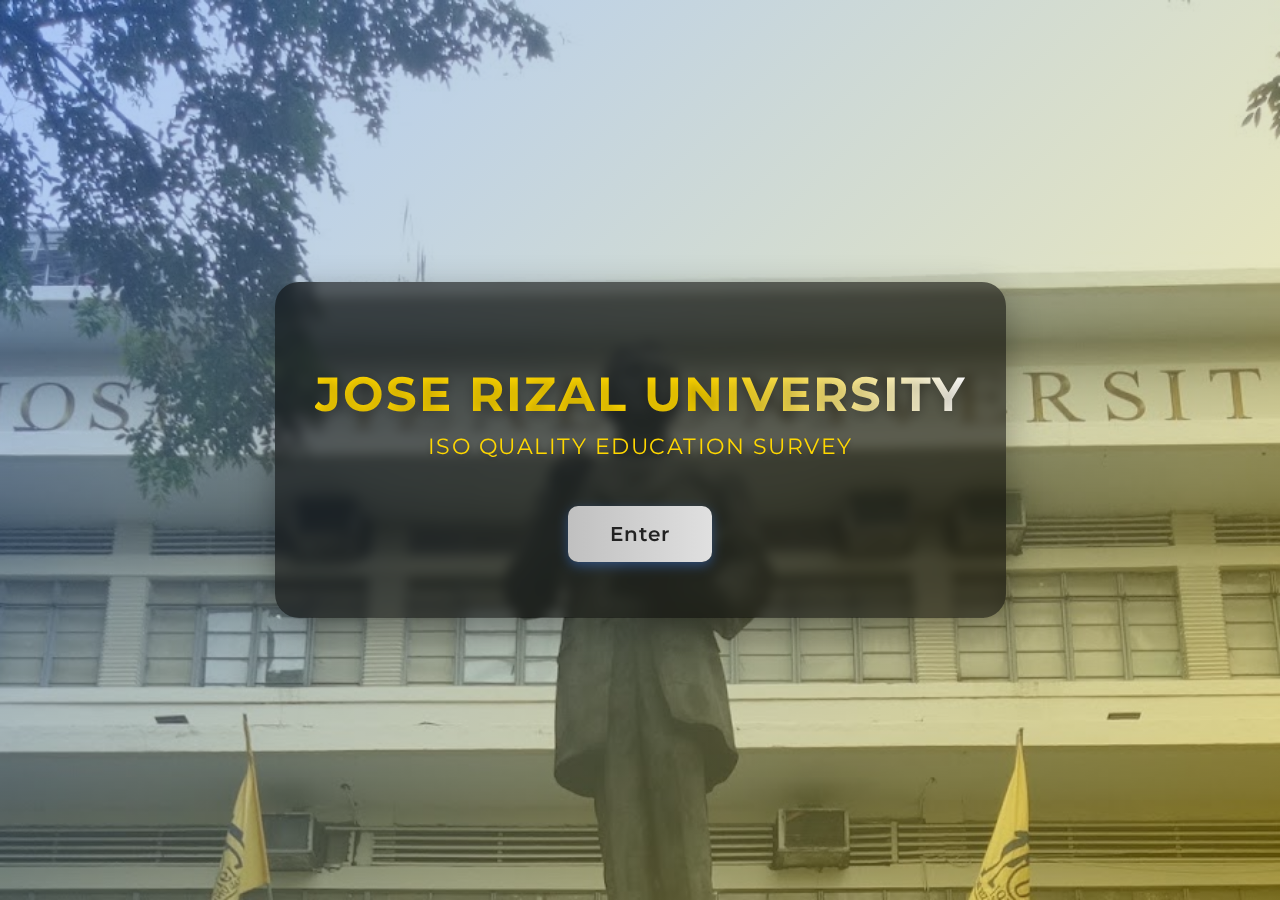
<file: index.html>
<!DOCTYPE html>
<html lang="en">
<head>
  <meta charset="UTF-8">
  <title>Jose Rizal University</title>
  <!-- Google Fonts: Montserrat + Poppins -->
  <link href="https://fonts.googleapis.com/css2?family=Montserrat:wght@700&family=Poppins:wght@300;400&display=swap" rel="stylesheet">
  <style>
    body {
      margin: 0;
      padding: 0;
      height: 100vh;
      display: flex;
      justify-content: center;
      align-items: center;
      background: 
        linear-gradient(135deg, rgba(66,133,244,0.45), rgba(255,215,0,0.35)),
        url('JoseRizalUniversityy.jpg') no-repeat center center/cover;
      font-family: 'Poppins', Arial, sans-serif;
      color: white;
      text-align: center;
    }

    .overlay {
      background: rgba(0, 0, 0, 0.55);
      padding: 50px 40px 56px 40px;
      border-radius: 24px;
      box-shadow: 0 10px 35px rgba(0,0,0,0.3);
      backdrop-filter: blur(6px);
      min-width: 380px;
      max-width: 95vw;
    }

    h1 {
      font-family: 'Montserrat', sans-serif;
      font-size: 48px;
      font-weight: 700;
      letter-spacing: 2px;
      margin-bottom: 10px;
      background: linear-gradient(90deg, #FFD700 60%, #ffffff 100%);
      -webkit-background-clip: text;
      background-clip: text;
      -webkit-text-fill-color: transparent;
      text-shadow: 0 4px 12px rgba(0,0,0,0.25);
      text-transform: uppercase;
    }

    .desc {
      font-size: 22px;
      font-weight: 400;
      margin-bottom: 36px;
      color: #FFD700;
      letter-spacing: 1.5px;
      text-shadow: 0 2px 6px rgba(0,0,0,0.3);
      font-family: 'Montserrat', sans-serif;
      text-transform: uppercase;
    }

    .btn {
      padding: 16px 42px;
      font-size: 20px;
      border: none;
      border-radius: 10px;
      background: linear-gradient(90deg, #C0C0C0, #E0E0E0); /* Silver gradient */
      color: #222;
      cursor: pointer;
      text-decoration: none;
      font-family: 'Montserrat', sans-serif;
      font-weight: 600;
      transition:
        transform 0.2s ease,
        box-shadow 0.2s ease,
        background 0.2s ease,
        color 0.2s ease;
      box-shadow: 0 4px 12px rgba(66,133,244,0.4);
      display: inline-block;
      margin-top: 10px;
      letter-spacing: 1px;
    }

    .btn:hover {
      background: linear-gradient(90deg, #4285F4, #2c6cd6); /* Blue gradient */
      color: #fff;
      transform: translateY(-3px);
      box-shadow: 0 6px 16px rgba(66,133,244,0.6);
    }

    /* Page Transition Styles */
    .page-transition {
      position: fixed;
      top: 0;
      left: 0;
      width: 100%;
      height: 100%;
      background: linear-gradient(135deg, rgba(66,133,244,0.9), rgba(255,215,0,0.8));
      z-index: 9999;
      opacity: 0;
      visibility: hidden;
      transition: all 0.5s ease;
      display: flex;
      justify-content: center;
      align-items: center;
      flex-direction: column;
    }

    .page-transition.active {
      opacity: 1;
      visibility: visible;
    }

    .loading-spinner {
      width: 60px;
      height: 60px;
      border: 4px solid rgba(255, 255, 255, 0.3);
      border-top: 4px solid #FFD700;
      border-radius: 50%;
      animation: spin 1s linear infinite;
      margin-bottom: 20px;
    }

    @keyframes spin {
      0% { transform: rotate(0deg); }
      100% { transform: rotate(360deg); }
    }

    .loading-text {
      color: white;
      font-size: 18px;
      font-weight: 600;
      letter-spacing: 1px;
      font-family: 'Montserrat', sans-serif;
    }

    /* Fade out animation for main content */
    .fade-out {
      animation: fadeOut 0.5s ease forwards;
    }

    @keyframes fadeOut {
      from {
        opacity: 1;
        transform: scale(1);
      }
      to {
        opacity: 0;
        transform: scale(0.95);
      }
    }
  </style>
</head>
<body>
  <div class="overlay" id="main-content">
    <h1>Jose Rizal University</h1>
    <div class="desc">ISO Quality Education Survey</div>
    <a href="login.html" class="btn" id="enter-btn">Enter</a>
  </div>

  <!-- Page Transition Overlay -->
  <div class="page-transition" id="page-transition">
    <div class="loading-spinner"></div>
    <div class="loading-text">Loading Survey Portal...</div>
  </div>

  <script>
    // Smooth page transition functionality
    document.addEventListener('DOMContentLoaded', function() {
      const enterBtn = document.getElementById('enter-btn');
      const pageTransition = document.getElementById('page-transition');
      const mainContent = document.getElementById('main-content');
      
      // Handle Enter button click
      enterBtn.addEventListener('click', function(e) {
        e.preventDefault(); // Prevent immediate navigation
        
        // Start transition animation
        startPageTransition();
        
        // Navigate to login page after animation
        setTimeout(() => {
          window.location.href = 'login.html';
        }, 800); // 800ms delay for smooth transition
      });
      
      // Function to start page transition
      function startPageTransition() {
        // Fade out main content
        mainContent.classList.add('fade-out');
        
        // Show transition overlay
        setTimeout(() => {
          pageTransition.classList.add('active');
        }, 200);
        
        // Add click feedback to button
        enterBtn.style.transform = 'translateY(-3px) scale(0.95)';
      }
      
      // Add entrance animation on page load
      setTimeout(() => {
        mainContent.style.animation = 'fadeIn 1s ease forwards';
      }, 100);
      
      // Add fadeIn animation
      const fadeInStyle = document.createElement('style');
      fadeInStyle.textContent = `
        @keyframes fadeIn {
          from {
            opacity: 0;
            transform: translateY(30px) scale(0.95);
          }
          to {
            opacity: 1;
            transform: translateY(0) scale(1);
          }
        }
      `;
      document.head.appendChild(fadeInStyle);
      
      console.log('Page transition system initialized');
    });
  </script>
</body>
</html>
</file>
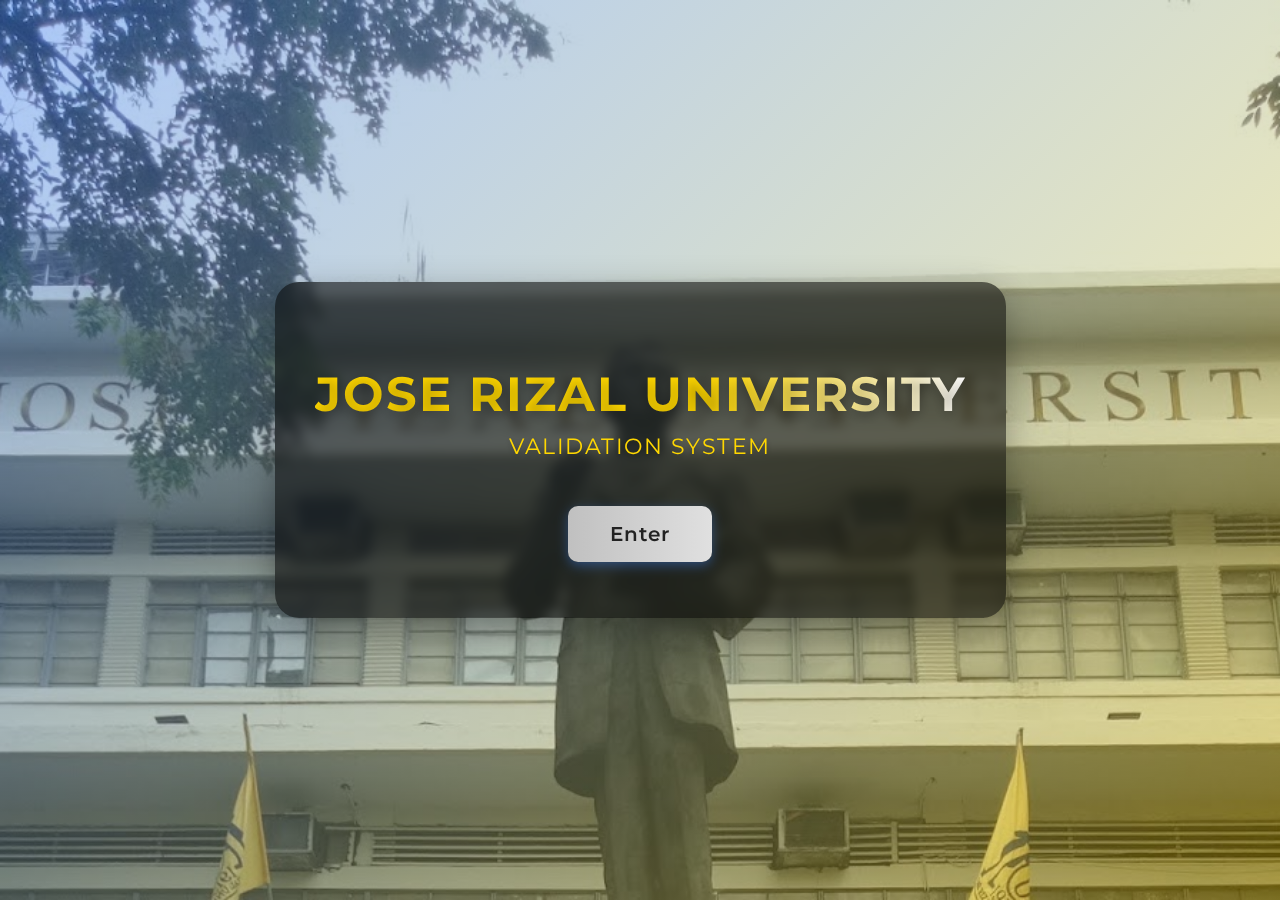
<file: html/Index.html>
<!DOCTYPE html>
<html lang="en">
<head>
  <meta charset="UTF-8">
  <title>Jose Rizal University</title>
  <!-- Google Fonts: Montserrat + Poppins -->
  <link href="https://fonts.googleapis.com/css2?family=Montserrat:wght@700&family=Poppins:wght@300;400&display=swap" rel="stylesheet">
  <style>
    body {
      margin: 0;
      padding: 0;
      height: 100vh;
      display: flex;
      justify-content: center;
      align-items: center;
      background: 
        linear-gradient(135deg, rgba(66,133,244,0.45), rgba(255,215,0,0.35)),
        url('JoseRizalUniversityy.jpg') no-repeat center center/cover;
      font-family: 'Poppins', Arial, sans-serif;
      color: white;
      text-align: center;
    }

    .overlay {
      background: rgba(0, 0, 0, 0.55);
      padding: 50px 40px 56px 40px;
      border-radius: 24px;
      box-shadow: 0 10px 35px rgba(0,0,0,0.3);
      backdrop-filter: blur(6px);
      min-width: 380px;
      max-width: 95vw;
    }

    h1 {
      font-family: 'Montserrat', sans-serif;
      font-size: 48px;
      font-weight: 700;
      letter-spacing: 2px;
      margin-bottom: 10px;
      background: linear-gradient(90deg, #FFD700 60%, #ffffff 100%);
      -webkit-background-clip: text;
      background-clip: text;
      -webkit-text-fill-color: transparent;
      text-shadow: 0 4px 12px rgba(0,0,0,0.25);
      text-transform: uppercase;
    }

    .desc {
      font-size: 22px;
      font-weight: 400;
      margin-bottom: 36px;
      color: #FFD700;
      letter-spacing: 1.5px;
      text-shadow: 0 2px 6px rgba(0,0,0,0.3);
      font-family: 'Montserrat', sans-serif;
      text-transform: uppercase;
    }

    .btn {
      padding: 16px 42px;
      font-size: 20px;
      border: none;
      border-radius: 10px;
      background: linear-gradient(90deg, #C0C0C0, #E0E0E0); /* Silver gradient */
      color: #222;
      cursor: pointer;
      text-decoration: none;
      font-family: 'Montserrat', sans-serif;
      font-weight: 600;
      transition:
        transform 0.2s ease,
        box-shadow 0.2s ease,
        background 0.2s ease,
        color 0.2s ease;
      box-shadow: 0 4px 12px rgba(66,133,244,0.4);
      display: inline-block;
      margin-top: 10px;
      letter-spacing: 1px;
    }

    .btn:hover {
      background: linear-gradient(90deg, #4285F4, #2c6cd6); /* Blue gradient */
      color: #fff;
      transform: translateY(-3px);
      box-shadow: 0 6px 16px rgba(66,133,244,0.6);
    }

    /* Page Transition Styles */
    .page-transition {
      position: fixed;
      top: 0;
      left: 0;
      width: 100%;
      height: 100%;
      background: linear-gradient(135deg, rgba(66,133,244,0.9), rgba(255,215,0,0.8));
      z-index: 9999;
      opacity: 0;
      visibility: hidden;
      transition: all 0.5s ease;
      display: flex;
      justify-content: center;
      align-items: center;
      flex-direction: column;
    }

    .page-transition.active {
      opacity: 1;
      visibility: visible;
    }

    .loading-spinner {
      width: 60px;
      height: 60px;
      border: 4px solid rgba(255, 255, 255, 0.3);
      border-top: 4px solid #FFD700;
      border-radius: 50%;
      animation: spin 1s linear infinite;
      margin-bottom: 20px;
    }

    @keyframes spin {
      0% { transform: rotate(0deg); }
      100% { transform: rotate(360deg); }
    }

    .loading-text {
      color: white;
      font-size: 18px;
      font-weight: 600;
      letter-spacing: 1px;
      font-family: 'Montserrat', sans-serif;
    }

    /* Fade out animation for main content */
    .fade-out {
      animation: fadeOut 0.5s ease forwards;
    }

    @keyframes fadeOut {
      from {
        opacity: 1;
        transform: scale(1);
      }
      to {
        opacity: 0;
        transform: scale(0.95);
      }
    }
  </style>
</head>
<body>
  <div class="overlay" id="main-content">
    <h1>Jose Rizal University</h1>
    <div class="desc">Validation System</div>
    <a href="Login.html" class="btn" id="enter-btn">Enter</a>
  </div>

  <!-- Page Transition Overlay -->
  <div class="page-transition" id="page-transition">
    <div class="loading-spinner"></div>
    <div class="loading-text">Loading Registration...</div>
  </div>

  <script>
    // Smooth page transition functionality
    document.addEventListener('DOMContentLoaded', function() {
      const enterBtn = document.getElementById('enter-btn');
      const pageTransition = document.getElementById('page-transition');
      const mainContent = document.getElementById('main-content');
      
      // Handle Enter button click
      enterBtn.addEventListener('click', function(e) {
        e.preventDefault(); // Prevent immediate navigation
        
        // Start transition animation
        startPageTransition();
        
        // Navigate to Login page after animation
        setTimeout(() => {
          window.location.href = 'Login.html';
        }, 800); // 800ms delay for smooth transition
      });
      
      // Function to start page transition
      function startPageTransition() {
        // Fade out main content
        mainContent.classList.add('fade-out');
        
        // Show transition overlay
        setTimeout(() => {
          pageTransition.classList.add('active');
        }, 200);
        
        // Add click feedback to button
        enterBtn.style.transform = 'translateY(-3px) scale(0.95)';
      }
      
      // Add entrance animation on page load
      setTimeout(() => {
        mainContent.style.animation = 'fadeIn 1s ease forwards';
      }, 100);
      
      // Add fadeIn animation
      const fadeInStyle = document.createElement('style');
      fadeInStyle.textContent = `
        @keyframes fadeIn {
          from {
            opacity: 0;
            transform: translateY(30px) scale(0.95);
          }
          to {
            opacity: 1;
            transform: translateY(0) scale(1);
          }
        }
      `;
      document.head.appendChild(fadeInStyle);
      
      console.log('Page transition system initialized');
    });
  </script>
</body>
</html>
</file>
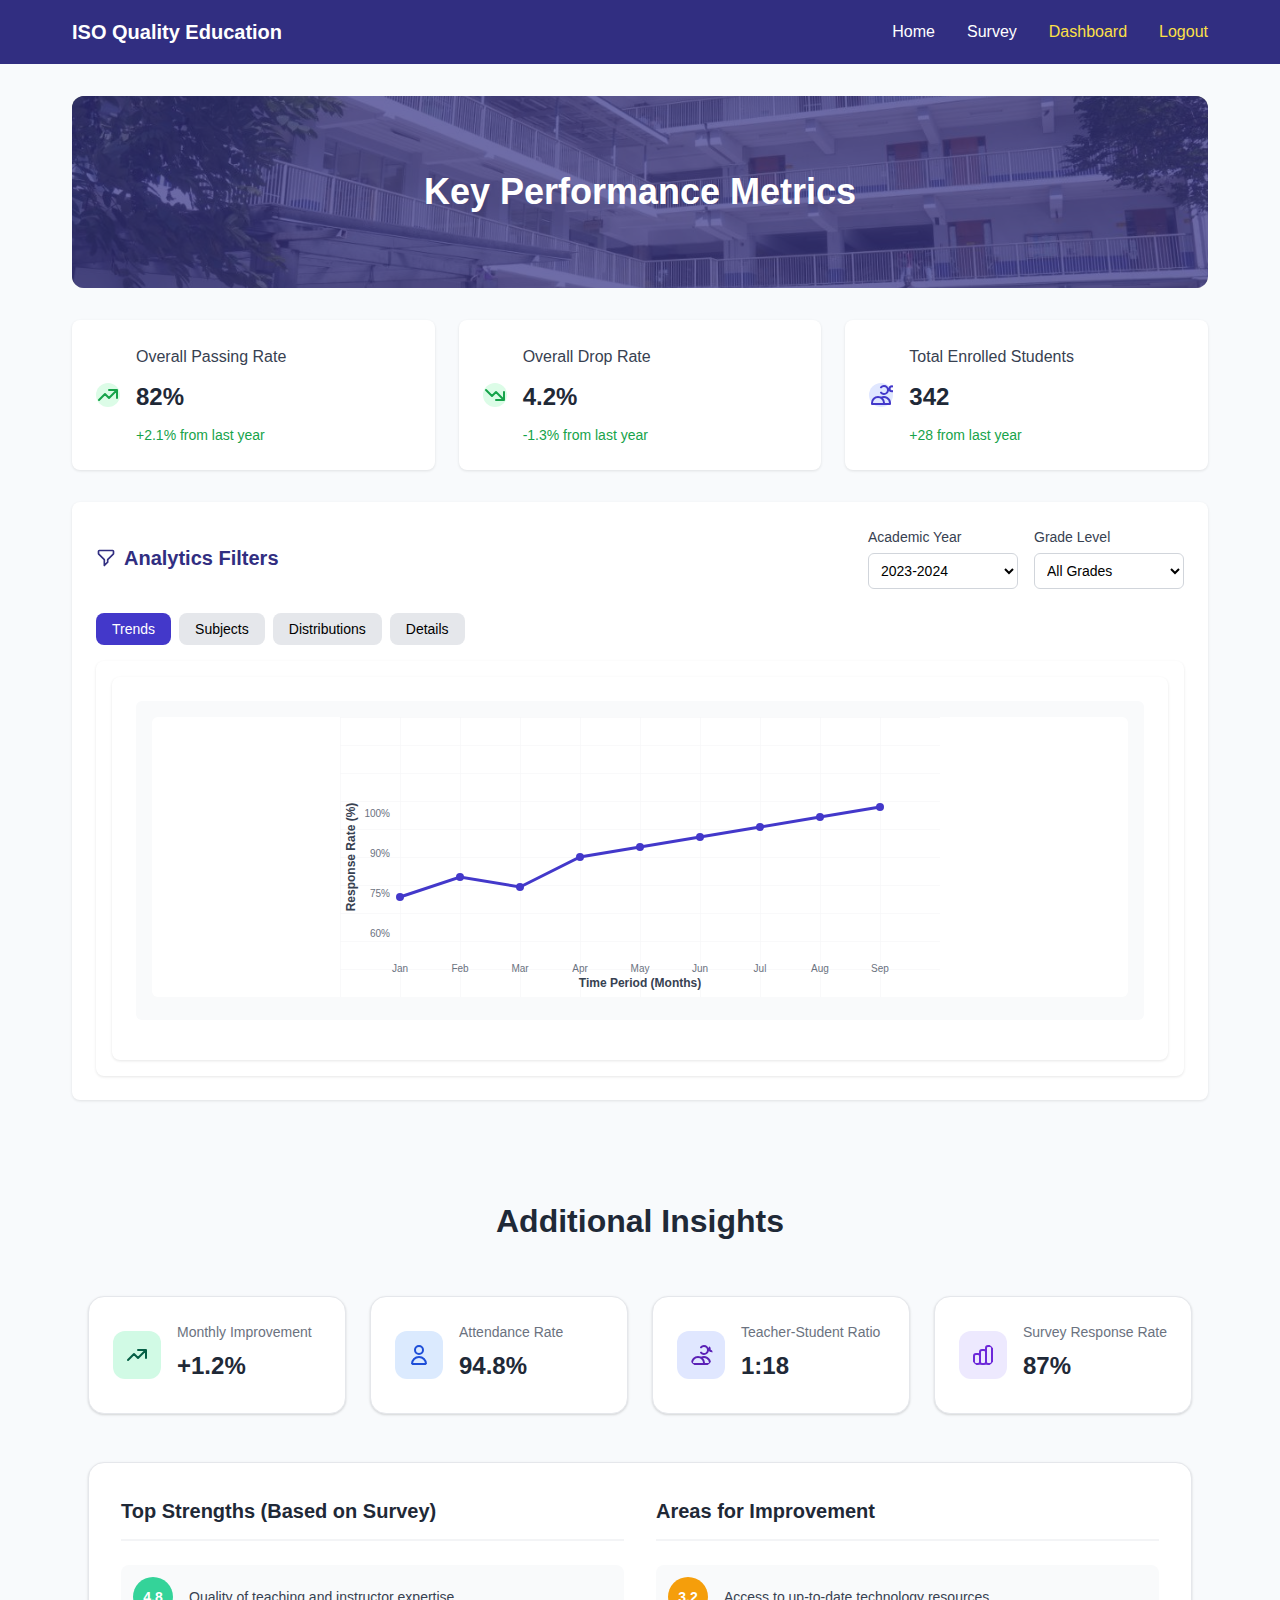
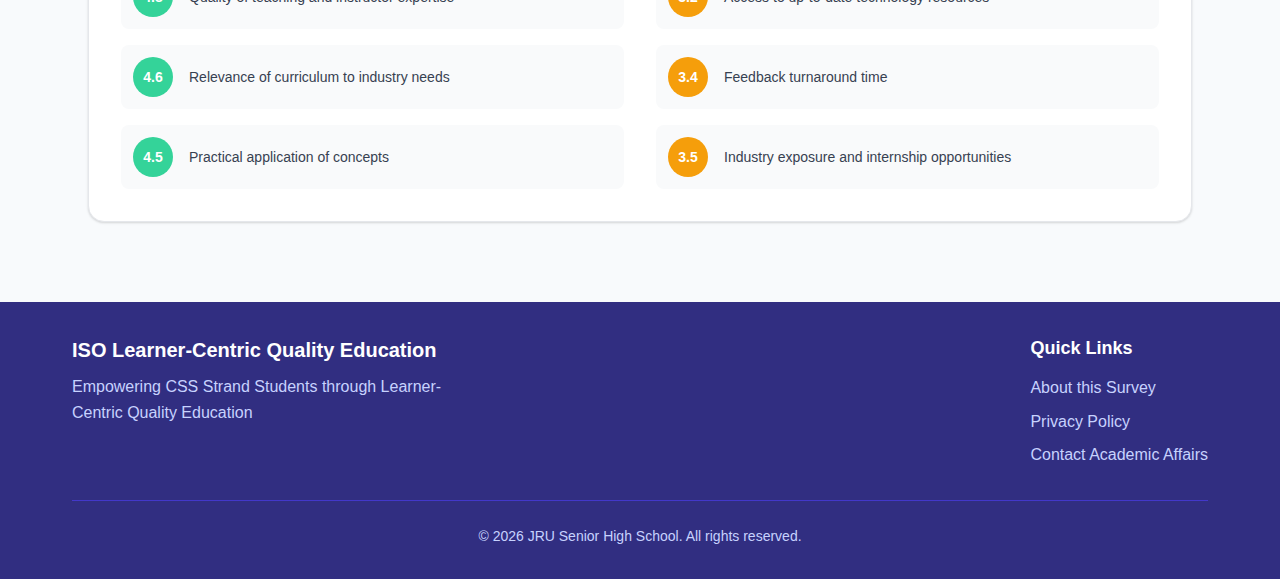
<file: dashboard.html>
<!DOCTYPE html>
<html lang="en">
<head>
    <meta charset="UTF-8">
    <meta name="viewport" content="width=device-width, initial-scale=1.0">
    <title>Dashboard - ISO Quality Education</title>
    <link rel="stylesheet" href="styles.css">
</head>
<body>
    <!-- Header -->
    <header class="header">
        <div class="container">
            <div class="nav-wrapper">
                <div class="logo">
                    <a href="home.html">ISO Quality Education</a>
                </div>
                
                <!-- Mobile menu button -->
                <div class="mobile-menu-btn">
                    <button onclick="toggleMobileMenu()" class="menu-toggle">
                        <span class="hamburger"></span>
                        <span class="hamburger"></span>
                        <span class="hamburger"></span>
                    </button>
                </div>
                
                <!-- Desktop navigation -->
                <nav class="desktop-nav">
                    <a href="home.html" class="nav-link">Home</a>
                    <a href="survey.html" class="nav-link">Survey</a>
                    <a href="dashboard.html" class="nav-link active">Dashboard</a>
                    <a href="#" onclick="logout()" class="nav-link" style="color: #fde047;">Logout</a>
                </nav>
            </div>
            
            <!-- Mobile navigation -->
            <nav class="mobile-nav" id="mobileNav">
                <a href="home.html" class="mobile-nav-link">Home</a>
                <a href="survey.html" class="mobile-nav-link">Survey</a>
                <a href="dashboard.html" class="mobile-nav-link active">Dashboard</a>
                <a href="#" onclick="logout()" class="mobile-nav-link" style="color: #fde047;">Logout</a>
            </nav>
        </div>
    </header>

    <main class="dashboard-main">
        <div class="container">
            <!-- Dashboard Header -->
            <div class="dashboard-header">
                <div class="dashboard-header-overlay"></div>
                <h1 class="dashboard-header-title">Key Performance Metrics</h1>
            </div>

            <!-- Metric Cards -->
            <div class="metrics-grid">
                <div class="metric-card">
                    <div class="metric-icon trending-up">
                        <svg fill="none" stroke="currentColor" viewBox="0 0 24 24">
                            <path stroke-linecap="round" stroke-linejoin="round" stroke-width="2" d="M13 7h8m0 0v8m0-8l-8 8-4-4-6 6"></path>
                        </svg>
                    </div>
                    <div class="metric-content">
                        <h3 class="metric-title">Overall Passing Rate</h3>
                        <div class="metric-value">87.5%</div>
                        <div class="metric-comparison trend-up">+2.1% from last year</div>
                    </div>
                </div>

                <div class="metric-card">
                    <div class="metric-icon trending-down">
                        <svg fill="none" stroke="currentColor" viewBox="0 0 24 24">
                            <path stroke-linecap="round" stroke-linejoin="round" stroke-width="2" d="M13 17h8m0 0V9m0 8l-8-8-4 4-6-6"></path>
                        </svg>
                    </div>
                    <div class="metric-content">
                        <h3 class="metric-title">Overall Drop Rate</h3>
                        <div class="metric-value">4.2%</div>
                        <div class="metric-comparison trend-up">-1.3% from last year</div>
                    </div>
                </div>

                <div class="metric-card">
                    <div class="metric-icon users">
                        <svg fill="none" stroke="currentColor" viewBox="0 0 24 24">
                            <path stroke-linecap="round" stroke-linejoin="round" stroke-width="2" d="M12 4.354a4 4 0 110 5.292M15 21H3v-1a6 6 0 0112 0v1zm0 0h6v-1a6 6 0 00-9-5.197m13.5-9a2.5 2.5 0 11-5 0 2.5 2.5 0 015 0z"></path>
                        </svg>
                    </div>
                    <div class="metric-content">
                        <h3 class="metric-title">Total Enrolled Students</h3>
                        <div class="metric-value">342</div>
                        <div class="metric-comparison trend-up">+28 from last year</div>
                    </div>
                </div>
            </div>

            <!-- Analytics Section -->
            <div class="analytics-section">
                <div class="analytics-header">
                    <h2 class="analytics-title">
                        <svg class="analytics-icon" fill="none" stroke="currentColor" viewBox="0 0 24 24">
                            <path stroke-linecap="round" stroke-linejoin="round" stroke-width="2" d="M3 4a1 1 0 011-1h16a1 1 0 011 1v2.586a1 1 0 01-.293.707l-6.414 6.414a1 1 0 00-.293.707V17l-4 4v-6.586a1 1 0 00-.293-.707L3.293 7.293A1 1 0 013 6.586V4z"></path>
                        </svg>
                        Analytics Filters
                    </h2>
                    <div class="analytics-filters">
                        <div class="filter-group">
                            <label class="filter-label">Academic Year</label>
                            <select class="filter-select" id="yearFilter" onchange="updateAnalytics()">
                                <option value="2023">2023-2024</option>
                                <option value="2022">2022-2023</option>
                                <option value="2021">2021-2022</option>
                            </select>
                        </div>
                        <div class="filter-group">
                            <label class="filter-label">Grade Level</label>
                            <select class="filter-select" id="gradeFilter" onchange="updateAnalytics()">
                                <option value="all">All Grades</option>
                                <option value="11">Grade 11</option>
                                <option value="12">Grade 12</option>
                            </select>
                        </div>
                    </div>
                </div>

                <!-- Tabs -->
                <div class="analytics-tabs">
                    <button class="tab-button active" onclick="switchTab('trends')">Trends</button>
                    <button class="tab-button" onclick="switchTab('subjects')">Subjects</button>
                    <button class="tab-button" onclick="switchTab('distributions')">Distributions</button>
                    <button class="tab-button" onclick="switchTab('details')">Details</button>
                </div>

                <!-- Tab Content -->
                <div class="tab-content active" id="trends">
                    <div class="chart-container" id="trendsChart">
                        <!-- Response Trends Chart will be inserted here -->
                    </div>
                </div>

                <div class="tab-content" id="subjects">
                    <div class="chart-container" id="subjectsChart">
                        <!-- Subject Performance Chart will be inserted here -->
                    </div>
                </div>

                <div class="tab-content" id="distributions">
                    <div class="chart-container" id="distributionsChart">
                        <!-- Grade Distribution Chart will be inserted here -->
                    </div>
                </div>

                <div class="tab-content" id="details">
                    <div class="chart-container" id="detailsChart">
                        <!-- Satisfaction Details Chart will be inserted here -->
                    </div>
                </div>
            </div>

            <!-- Additional Insights Section -->
            <div class="additional-insights-section">
                <h2 class="insights-title">Additional Insights</h2>
                
                <!-- Insight Metrics Row -->
                <div class="insight-metrics-row">
                    <div class="insight-metric-card">
                        <div class="metric-icon-container green">
                            <svg class="metric-icon" fill="none" stroke="currentColor" viewBox="0 0 24 24">
                                <path stroke-linecap="round" stroke-linejoin="round" stroke-width="2" d="M13 7h8m0 0v8m0-8l-8 8-4-4-6 6"></path>
                            </svg>
                        </div>
                        <div class="metric-content">
                            <span class="metric-label">Monthly Improvement</span>
                            <span class="metric-value">+1.2%</span>
                        </div>
                    </div>

                    <div class="insight-metric-card">
                        <div class="metric-icon-container blue">
                            <svg class="metric-icon" fill="none" stroke="currentColor" viewBox="0 0 24 24">
                                <path stroke-linecap="round" stroke-linejoin="round" stroke-width="2" d="M16 7a4 4 0 11-8 0 4 4 0 018 0zM12 14a7 7 0 00-7 7h14a7 7 0 00-7-7z"></path>
                            </svg>
                        </div>
                        <div class="metric-content">
                            <span class="metric-label">Attendance Rate</span>
                            <span class="metric-value">94.8%</span>
                        </div>
                    </div>

                    <div class="insight-metric-card">
                        <div class="metric-icon-container purple">
                            <svg class="metric-icon" fill="none" stroke="currentColor" viewBox="0 0 24 24">
                                <path stroke-linecap="round" stroke-linejoin="round" stroke-width="2" d="M12 4.354a4 4 0 110 5.292M15 21H3v-1a6 6 0 0112 0v1zm0 0h6v-1a6 6 0 00-9-5.197m13.5-9a2.5 2.5 0 11-5 0 2.5 2.5 0 015 0z"></path>
                            </svg>
                        </div>
                        <div class="metric-content">
                            <span class="metric-label">Teacher-Student Ratio</span>
                            <span class="metric-value">1:18</span>
                        </div>
                    </div>

                    <div class="insight-metric-card">
                        <div class="metric-icon-container violet">
                            <svg class="metric-icon" fill="none" stroke="currentColor" viewBox="0 0 24 24">
                                <path stroke-linecap="round" stroke-linejoin="round" stroke-width="2" d="M9 19v-6a2 2 0 00-2-2H5a2 2 0 00-2 2v6a2 2 0 002 2h2a2 2 0 002-2zm0 0V9a2 2 0 012-2h2a2 2 0 012 2v10m-6 0a2 2 0 002 2h2a2 2 0 002-2m0 0V5a2 2 0 012-2h2a2 2 0 012 2v14a2 2 0 01-2 2h-2a2 2 0 01-2-2z"></path>
                            </svg>
                        </div>
                        <div class="metric-content">
                            <span class="metric-label">Survey Response Rate</span>
                            <span class="metric-value">87%</span>
                        </div>
                    </div>
                </div>

                <!-- Survey Response Summary Section -->
                <div class="survey-response-summary">
                    <div class="summary-columns">
                        <!-- Top Strengths Column -->
                        <div class="summary-column">
                            <h3 class="summary-header">Top Strengths (Based on Survey)</h3>
                            <div class="summary-list">
                                <div class="summary-item strength">
                                    <div class="rating-bubble green">4.8</div>
                                    <span class="summary-text">Quality of teaching and instructor expertise</span>
                                </div>
                                <div class="summary-item strength">
                                    <div class="rating-bubble green">4.6</div>
                                    <span class="summary-text">Relevance of curriculum to industry needs</span>
                                </div>
                                <div class="summary-item strength">
                                    <div class="rating-bubble green">4.5</div>
                                    <span class="summary-text">Practical application of concepts</span>
                                </div>
                            </div>
                        </div>

                        <!-- Areas for Improvement Column -->
                        <div class="summary-column">
                            <h3 class="summary-header">Areas for Improvement</h3>
                            <div class="summary-list">
                                <div class="summary-item improvement">
                                    <div class="rating-bubble orange">3.2</div>
                                    <span class="summary-text">Access to up-to-date technology resources</span>
                                </div>
                                <div class="summary-item improvement">
                                    <div class="rating-bubble orange">3.4</div>
                                    <span class="summary-text">Feedback turnaround time</span>
                                </div>
                                <div class="summary-item improvement">
                                    <div class="rating-bubble orange">3.5</div>
                                    <span class="summary-text">Industry exposure and internship opportunities</span>
                                </div>
                            </div>
                        </div>
                    </div>
                </div>
            </div>
        </div>
    </main>

    <!-- Footer -->
    <footer class="footer">
        <div class="container">
            <div class="footer-content">
                <div class="footer-main">
                    <h3 class="footer-title">ISO Learner-Centric Quality Education</h3>
                    <p class="footer-description">
                        Empowering CSS Strand Students through Learner-Centric Quality Education
                    </p>
                </div>
                <div class="footer-links">
                    <h4 class="footer-links-title">Quick Links</h4>
                    <ul class="footer-links-list">
                        <li><a href="home.html" class="footer-link">About this Survey</a></li>
                        <li><a href="home.html" class="footer-link">Privacy Policy</a></li>
                        <li><a href="home.html" class="footer-link">Contact Academic Affairs</a></li>
                    </ul>
                </div>
            </div>
            <div class="footer-bottom">
                <p class="footer-copyright">
                    © <span id="currentYear"></span> JRU Senior High School. All rights reserved.
                </p>
            </div>
        </div>
    </footer>

    <script src="main.js"></script>
    <script src="dashboard.js"></script>
    <script>
        // Logout function
        function logout() {
            if (confirm('Are you sure you want to logout?')) {
                removeFromLocalStorage('currentUser');
                window.location.href = 'login.html';
            }
        }
    </script>
</body>
</html>
</file>
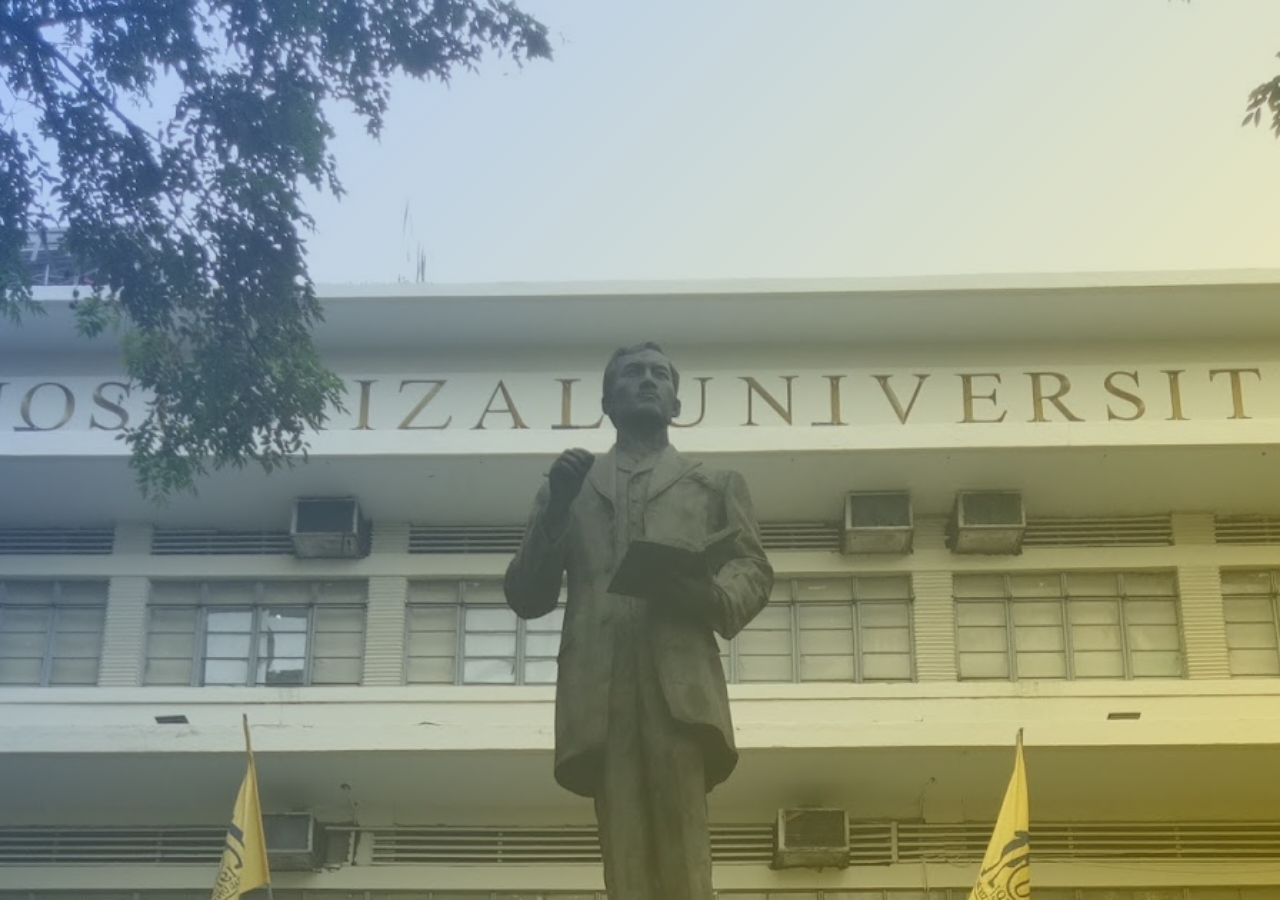
<file: Login.html>
<!DOCTYPE html>
<html lang="en">
<head>
  <meta charset="UTF-8">
  <meta name="viewport" content="width=device-width, initial-scale=1.0">
  <title>Login - JRU ISO Survey</title>
  <link href="https://fonts.googleapis.com/css2?family=Montserrat:wght@700&family=Poppins:wght@300;400&display=swap" rel="stylesheet">
  <style>
    * {
      margin: 0;
      padding: 0;
      box-sizing: border-box;
    }

    body {
      font-family: 'Poppins', sans-serif;
      min-height: 100vh;
      display: flex;
      justify-content: center;
      align-items: center;
      background: linear-gradient(135deg, rgba(66,133,244,0.45), rgba(255,215,0,0.35)),
        url('JoseRizalUniversityy.jpg') no-repeat center center/cover;
      padding: 1rem;
    }

    .container {
      background: rgba(255, 255, 255, 0.95);
      padding: 2.5rem;
      border-radius: 1rem;
      box-shadow: 0 10px 35px rgba(0,0,0,0.2);
      max-width: 420px;
      width: 100%;
      backdrop-filter: blur(10px);
      opacity: 0;
      animation: pageEnter 0.8s ease forwards;
    }

    @keyframes pageEnter {
      from {
        opacity: 0;
        transform: translateY(20px) scale(0.98);
      }
      to {
        opacity: 1;
        transform: translateY(0) scale(1);
      }
    }

    h2 {
      font-family: 'Montserrat', sans-serif;
      font-size: 1.875rem;
      color: #312e81;
      margin-bottom: 0.5rem;
      text-align: center;
    }

    .subtitle {
      text-align: center;
      color: #6b7280;
      font-size: 0.875rem;
      margin-bottom: 2rem;
    }

    .success-message {
      background: #d1fae5;
      color: #065f46;
      padding: 0.75rem;
      border-radius: 0.5rem;
      margin-bottom: 1rem;
      font-size: 0.875rem;
      display: none;
    }

    .form-content {
      margin-bottom: 1.5rem;
    }

    label {
      display: block;
      color: #374151;
      font-weight: 500;
      margin-bottom: 0.5rem;
      font-size: 0.875rem;
      margin-top: 1rem;
    }

    input[type="text"] {
      width: 100%;
      padding: 0.75rem;
      border: 2px solid #e5e7eb;
      border-radius: 0.5rem;
      font-size: 1rem;
      font-family: 'Poppins', sans-serif;
      transition: border-color 0.3s ease;
    }

    input[type="text"]:focus {
      outline: none;
      border-color: #4338ca;
      box-shadow: 0 0 0 3px rgba(67, 56, 202, 0.1);
    }

    .error {
      color: #dc2626;
      font-size: 0.75rem;
      margin-top: 0.25rem;
      display: none;
    }

    .btn, .continue-btn {
      width: 100%;
      padding: 0.875rem;
      border: none;
      border-radius: 0.5rem;
      font-size: 1rem;
      font-weight: 600;
      font-family: 'Montserrat', sans-serif;
      cursor: pointer;
      transition: all 0.3s ease;
      margin-top: 1rem;
      background: linear-gradient(135deg, #4338ca, #312e81);
      color: white;
      text-decoration: none;
      display: block;
      text-align: center;
    }

    .btn:hover, .continue-btn:hover {
      transform: translateY(-2px);
      box-shadow: 0 6px 20px rgba(67, 56, 202, 0.4);
    }

    .btn:disabled, .continue-btn:disabled {
      opacity: 0.5;
      cursor: not-allowed;
      transform: none;
    }

    .register-link {
      text-align: center;
      margin-top: 1.5rem;
      padding-top: 1.5rem;
      border-top: 1px solid #e5e7eb;
    }

    .register-link p {
      color: #6b7280;
      font-size: 0.875rem;
    }

    .register-link a {
      color: #4338ca;
      text-decoration: none;
      font-weight: 600;
      transition: color 0.3s ease;
    }

    .register-link a:hover {
      color: #312e81;
      text-decoration: underline;
    }

    @media (max-width: 480px) {
      .container {
        padding: 2rem 1.5rem;
      }

      h2 {
        font-size: 1.5rem;
      }
    }
  </style>
</head>
<body>
  <div class="container">
    <h2>Welcome Back</h2>
    <p class="subtitle">Login to access the ISO Quality Education Survey</p>

    <div class="success-message" id="successMessage"></div>

    <div class="form-content">
      <form id="loginForm">
        <label>Student ID</label>
        <input type="text" name="studentid" id="studentid" required placeholder="Enter your student ID">
        <div class="error" id="studentidError">This is required</div>

        <label>Last Name</label>
        <input type="text" name="lastname" id="lastname" required placeholder="Enter your last name">
        <div class="error" id="lastnameError">This is required</div>

        <button type="submit" class="continue-btn" id="loginBtn">Login</button>
      </form>
    </div>

    <div class="register-link">
      <p>Don't have an account? <a href="register.html">Register here</a></p>
    </div>
  </div>

  <script src="main.js"></script>
  <script>
    // Check if user is already logged in
    document.addEventListener('DOMContentLoaded', function() {
      const currentUser = loadFromLocalStorage('currentUser');
      if (currentUser) {
        window.location.href = 'home.html';
        return;
      }

      // Check for registration success message
      const urlParams = new URLSearchParams(window.location.search);
      if (urlParams.get('registered') === 'true') {
        const successMsg = document.getElementById('successMessage');
        successMsg.textContent = 'Registration successful! Please login with your credentials.';
        successMsg.style.display = 'block';
      }
    });

    // Handle login form submission
    document.getElementById('loginForm').addEventListener('submit', function(e) {
      e.preventDefault();
      
      const studentId = document.getElementById('studentid').value.trim();
      const lastName = document.getElementById('lastname').value.trim();
      const loginBtn = document.getElementById('loginBtn');

      // Clear previous errors
      document.querySelectorAll('.error').forEach(el => el.style.display = 'none');

      // Validate inputs
      if (!studentId) {
        showError('studentidError', 'Student ID is required');
        return;
      }

      if (!lastName) {
        showError('lastnameError', 'Last name is required');
        return;
      }

      // Get registered users
      const users = loadFromLocalStorage('registeredUsers') || [];
      
      // Find matching user
      const user = users.find(u => 
        u.studentid.toLowerCase() === studentId.toLowerCase() && 
        u.lastname.toLowerCase() === lastName.toLowerCase()
      );

      if (user) {
        // Login successful
        loginBtn.textContent = 'Logging in...';
        loginBtn.disabled = true;

        // Save current user session
        saveToLocalStorage('currentUser', {
          studentid: user.studentid,
          firstname: user.firstname,
          lastname: user.lastname,
          year: user.year,
          section: user.section,
          loginTime: new Date().toISOString()
        });

        // Redirect to home
        setTimeout(() => {
          window.location.href = 'home.html';
        }, 500);
      } else {
        showError('lastnameError', 'Invalid Student ID or Last Name. Please register first.');
      }
    });

    function showError(elementId, message) {
      const errorElement = document.getElementById(elementId);
      errorElement.textContent = message;
      errorElement.style.display = 'block';
    }
  </script>
</body>
</html>
</file>
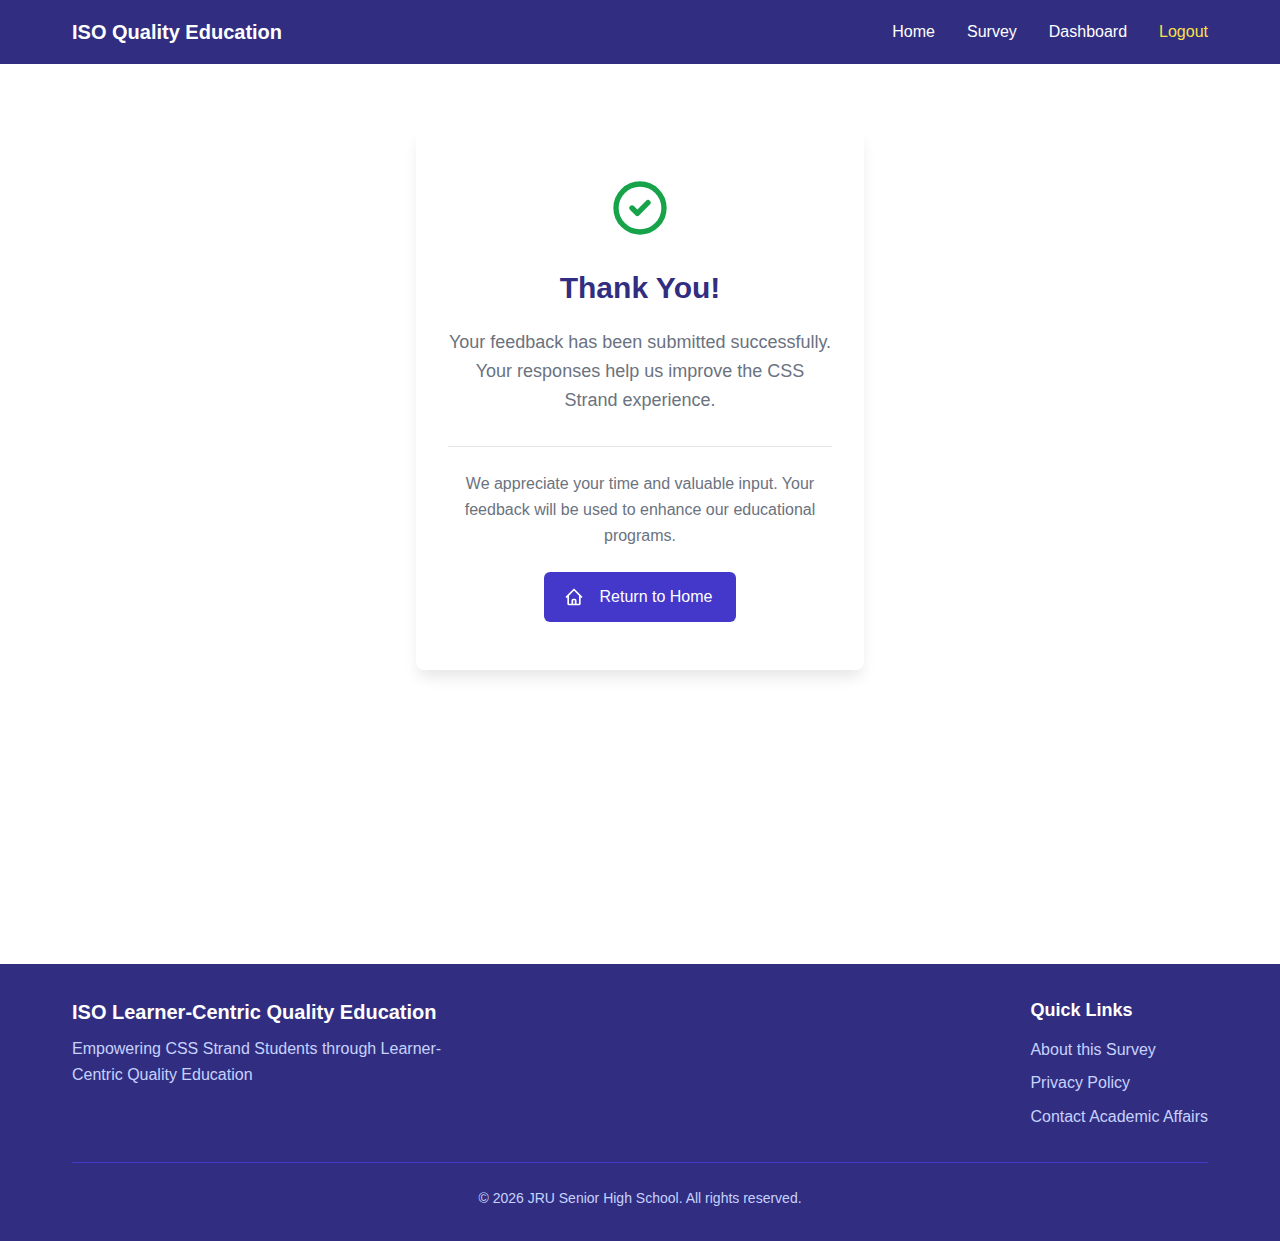
<file: thank-you.html>
<!DOCTYPE html>
<html lang="en">
<head>
    <meta charset="UTF-8">
    <meta name="viewport" content="width=device-width, initial-scale=1.0">
    <title>Thank You - ISO Quality Education</title>
    <link rel="stylesheet" href="styles.css">
</head>
<body>
    <!-- Header -->
    <header class="header">
        <div class="container">
            <div class="nav-wrapper">
                <div class="logo">
                    <a href="home.html">ISO Quality Education</a>
                </div>
                
                <!-- Mobile menu button -->
                <div class="mobile-menu-btn">
                    <button onclick="toggleMobileMenu()" class="menu-toggle">
                        <span class="hamburger"></span>
                        <span class="hamburger"></span>
                        <span class="hamburger"></span>
                    </button>
                </div>
                
                <!-- Desktop navigation -->
                <nav class="desktop-nav">
                    <a href="home.html" class="nav-link">Home</a>
                    <a href="survey.html" class="nav-link">Survey</a>
                    <a href="dashboard.html" class="nav-link">Dashboard</a>
                    <a href="#" onclick="logout()" class="nav-link" style="color: #fde047;">Logout</a>
                </nav>
            </div>
            
            <!-- Mobile navigation -->
            <nav class="mobile-nav" id="mobileNav">
                <a href="home.html" class="mobile-nav-link">Home</a>
                <a href="survey.html" class="mobile-nav-link">Survey</a>
                <a href="dashboard.html" class="mobile-nav-link">Dashboard</a>
                <a href="#" onclick="logout()" class="mobile-nav-link" style="color: #fde047;">Logout</a>
            </nav>
        </div>
    </header>

    <main class="thank-you-main">
        <div class="container thank-you-container">
            <div class="thank-you-card">
                <div class="thank-you-icon">
                    <svg fill="none" stroke="currentColor" viewBox="0 0 24 24">
                        <path stroke-linecap="round" stroke-linejoin="round" stroke-width="2" d="M9 12l2 2 4-4m6 2a9 9 0 11-18 0 9 9 0 0118 0z"></path>
                    </svg>
                </div>
                
                <h1 class="thank-you-title">Thank You!</h1>
                <p class="thank-you-description">
                    Your feedback has been submitted successfully. Your responses help us improve the CSS Strand experience.
                </p>
                
                <div class="thank-you-footer">
                    <p class="thank-you-message">
                        We appreciate your time and valuable input. Your feedback will be used to enhance our educational programs.
                    </p>
                    <a href="home.html" class="btn btn-secondary">
                        <svg class="btn-icon btn-icon-left" fill="none" stroke="currentColor" viewBox="0 0 24 24">
                            <path stroke-linecap="round" stroke-linejoin="round" stroke-width="2" d="M3 12l2-2m0 0l7-7 7 7M5 10v10a1 1 0 001 1h3m10-11l2 2m-2-2v10a1 1 0 01-1 1h-3m-6 0a1 1 0 001-1v-4a1 1 0 011-1h2a1 1 0 011 1v4a1 1 0 001 1m-6 0h6"></path>
                        </svg>
                        Return to Home
                    </a>
                </div>
            </div>
        </div>
    </main>

    <!-- Footer -->
    <footer class="footer">
        <div class="container">
            <div class="footer-content">
                <div class="footer-main">
                    <h3 class="footer-title">ISO Learner-Centric Quality Education</h3>
                    <p class="footer-description">
                        Empowering CSS Strand Students through Learner-Centric Quality Education
                    </p>
                </div>
                <div class="footer-links">
                    <h4 class="footer-links-title">Quick Links</h4>
                    <ul class="footer-links-list">
                        <li><a href="home.html" class="footer-link">About this Survey</a></li>
                        <li><a href="home.html" class="footer-link">Privacy Policy</a></li>
                        <li><a href="home.html" class="footer-link">Contact Academic Affairs</a></li>
                    </ul>
                </div>
            </div>
            <div class="footer-bottom">
                <p class="footer-copyright">
                    © <span id="currentYear"></span> JRU Senior High School. All rights reserved.
                </p>
            </div>
        </div>
    </footer>

    <script src="main.js"></script>
    <script>
        // Logout function
        function logout() {
            if (confirm('Are you sure you want to logout?')) {
                removeFromLocalStorage('currentUser');
                window.location.href = 'login.html';
            }
        }
    </script>
</body>
</html>
</file>
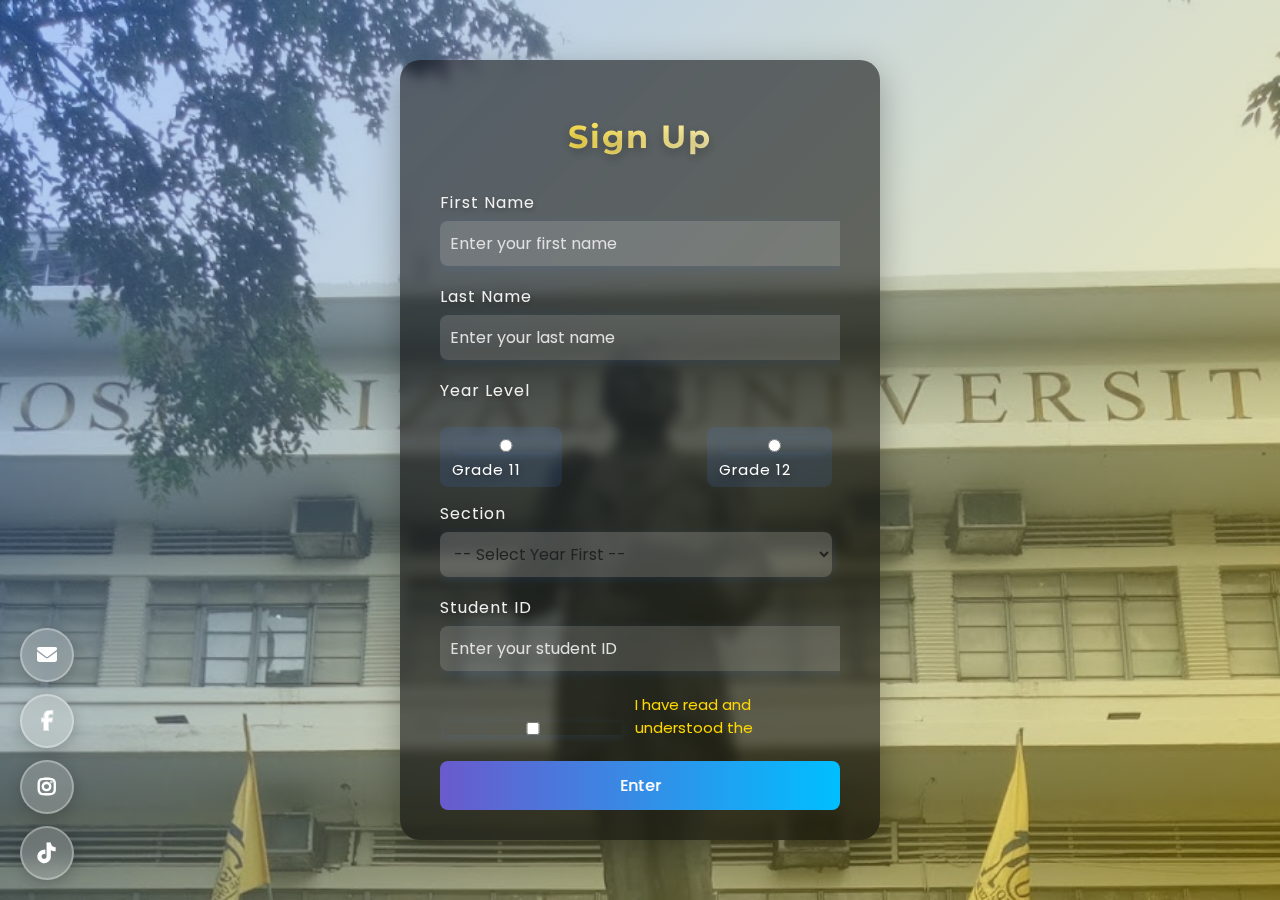
<file: html/Login.html>
<!DOCTYPE html>
<html lang="en">
<head>
  <meta charset="UTF-8">
  <title>Student Registration</title>
  <!-- Google Fonts: Montserrat + Poppins -->
  <link href="https://fonts.googleapis.com/css2?family=Montserrat:wght@700&family=Poppins:wght@300;400&display=swap" rel="stylesheet">
  <link rel="stylesheet" href="functions.css">
  <script src="Socmedlinks.js"></script>
  
  <style>
    /* Page entrance animation */
    .page-entrance {
      animation: pageEnter 0.8s ease forwards;
    }
    
    @keyframes pageEnter {
      from {
        opacity: 0;
        transform: translateY(20px) scale(0.98);
      }
      to {
        opacity: 1;
        transform: translateY(0) scale(1);
      }
    }
    
    /* Smooth entrance for container */
    .container {
      opacity: 0;
    }
  </style>
</head>
<body>
  <div class="container">
    <h2>Sign Up</h2>
    <div class="form-content">
      <form id="studentForm" method="post" action="student_register">
        <label>First Name</label>
        <input type="text" name="firstname" required placeholder="Enter your first name">
        <div class="error">This is required</div>

        <label>Last Name</label>
        <input type="text" name="lastname" required placeholder="Enter your last name">
        <div class="error">This is required</div>

        <label>Year Level</label>
        <div class="year-check">
          <label><input type="radio" name="year" value="11" onclick="updateSections()"> Grade 11</label>
          <label><input type="radio" name="year" value="12" onclick="updateSections()"> Grade 12</label>
        </div>
        <div class="error">This is required</div>

        <label>Section</label>
        <select name="section" id="section" required>
          <option value="">-- Select Year First --</option>
        </select>
        <div class="error">This is required</div>

        <label>Student ID</label>
        <input type="text" name="studentid" required placeholder="Enter your student ID">
        <div class="error">This is required</div>

        <div class="acknowledge">
          <input type="checkbox" name="acknowledge" required>
          <span>I have read and understood the acknowledgement letter.</span>
        </div>
        <div class="error">This is required</div>

        <button type="button" class="google-btn">Sign up with Google</button>
        <button type="submit" class="continue-btn">Continue</button>
      </form>
    </div>
    <a href="Login.php" class="btn">Enter</a>
  </div>

  <script>
    function updateSections() {
      let year = document.querySelector('input[name="year"]:checked').value;
      let sectionDropdown = document.getElementById("section");
      sectionDropdown.innerHTML = ""; // clear old options

      if (year === "11") {
        ["C11a", "C11b", "C11c"].forEach(sec => {
          let option = document.createElement("option");
          option.value = sec;
          option.textContent = sec;
          sectionDropdown.appendChild(option);
        });
      } else if (year === "12") {
        ["C12a", "C12b", "C12c"].forEach(sec => {
          let option = document.createElement("option");
          option.value = sec;
          option.textContent = sec;
          sectionDropdown.appendChild(option);
        });
      }
    }

    // Show custom "This is required" messages
    document.getElementById("studentForm").addEventListener("submit", function(e) {
      let valid = true;
      const fields = this.querySelectorAll("input[required], select[required]");
      const errors = this.querySelectorAll(".error");

      errors.forEach(err => err.style.display = "none"); // reset

      fields.forEach((field, i) => {
        if ((field.type === "radio" && !document.querySelector('input[name="year"]:checked')) ||
            (field.type === "checkbox" && !field.checked) ||
            (field.type !== "radio" && field.type !== "checkbox" && !field.value.trim())) {
          errors[i].style.display = "block";
          valid = false;
        }
      });

      if (!valid) e.preventDefault();
    });
    
    // Page entrance animation
    document.addEventListener('DOMContentLoaded', function() {
      const container = document.querySelector('.container');
      
      // Add entrance animation
      setTimeout(() => {
        container.classList.add('page-entrance');
        container.style.opacity = '1';
      }, 100);
      
      console.log('Login page loaded with entrance animation');
    });
  </script>
</body>
</html>
</file>
<file: html/functions.css>
body {
  margin: 0;
  padding: 0;
  min-height: 100vh;
  width: 100vw;
  overflow: hidden;
  display: flex;
  justify-content: center;
  align-items: center;
  background: 
    linear-gradient(135deg, rgba(66,133,244,0.45), rgba(255,215,0,0.35)),
    url('JoseRizalUniversityy.jpg') no-repeat center center fixed;
  background-size: cover;
  font-family: 'Poppins', Arial, sans-serif;
  color: white;
  text-align: center;
}
.container {
  background: rgba(0, 0, 0, 0.55);
  padding: 30px 40px;
  border-radius: 20px;
  box-shadow: 0 10px 35px rgba(0,0,0,0.3);
  backdrop-filter: blur(6px);
  width: 400px;
  max-height: 80vh;
  overflow: hidden;
  color: #fff;
  text-align: left;
  display: flex;
  flex-direction: column;

}
.container h2 {
  font-family: 'Montserrat', sans-serif;
  font-size: 32px;
  font-weight: 700;
  letter-spacing: 2px;
  margin-bottom: 20px;
  background: linear-gradient(90deg, #FFD700, #ffffff);
  -webkit-background-clip: text;
  background-clip: text;
  -webkit-text-fill-color: transparent;
  text-shadow: 0 4px 12px rgba(0,0,0,0.3);
  text-align: center;
  flex-shrink: 0;
}
.form-content {
  flex-grow: 1;
  overflow-y: auto;
  padding-right: 8px;
}
.form-content::-webkit-scrollbar {
  width: 6px;
}
.form-content::-webkit-scrollbar-thumb {
  background: rgba(255,255,255,0.3);
  border-radius: 10px;
}
label {
  display: block;
  margin-top: 14px;
  font-weight: 400;
  font-family: 'Poppins', Arial, sans-serif;
  font-size: 16px;
  color: #f0f0f0;
  letter-spacing: 1px;
  text-shadow: 0 2px 6px rgba(0,0,0,0.4);
}
input, select {
  width: 100%;
  padding: 10px;
  margin-top: 6px;
  border: none;
  border-radius: 8px;
  font-size: 16px;
  font-family: 'Poppins', Arial, sans-serif;
  background: rgba(255,255,255,0.15);
  color: #fff;
  box-shadow: 0 2px 8px rgba(66,133,244,0.12);
  outline: none;
  margin-bottom: 4px;
}
input::placeholder {
  color: #e0e0e0;
  opacity: 1;
}
select {
  background: rgba(255,255,255,0.18);
  color: #222;
}
.year-check {
  display: flex;
  justify-content: space-between;
  margin-top: 10px;
  gap: 10px;
}
.year-check label {
  background: rgba(66,133,244,0.12);
  padding: 6px 12px;
  border-radius: 8px;
  cursor: pointer;
  color: #fff;
  font-size: 15px;
  transition: background 0.2s;
}
.year-check input[type="radio"] {
  accent-color: #FFD700;
  margin-right: 6px;
}
.acknowledge {
  margin-top: 18px;
  display: flex;
  align-items: center;
  gap: 10px;
  font-size: 15px;
  color: #FFD700;
  font-family: 'Poppins', Arial, sans-serif;
}
.acknowledge input[type="checkbox"] {
  accent-color: #4285F4;
}
.google-btn, .continue-btn {
  margin-top: 20px;
  border: none;
  padding: 14px 36px;
  border-radius: 10px;
  width: 100%;
  font-size: 18px;
  font-family: 'Montserrat', sans-serif;
  font-weight: 600;
  transition: transform 0.2s ease, box-shadow 0.2s ease;
  display: inline-block;
}
.google-btn {
  background: linear-gradient(90deg, #C0C0C0, #E0E0E0);
  color: #222;
  cursor: not-allowed;
  box-shadow: 0 4px 12px rgba(66,133,244,0.4);
}
.google-btn:hover {
  background: linear-gradient(90deg, #4285F4, #2c6cd6);
  color: #fff;
}
.continue-btn {
  background: linear-gradient(90deg, #FFD700, #FFA500);
  color: #222;
  cursor: pointer;
  box-shadow: 0 4px 12px rgba(255,215,0,0.4);
}
.continue-btn:hover {
  background: linear-gradient(90deg, #FFC107, #FF9800);
  color: #fff;
  transform: translateY(-3px);
  box-shadow: 0 6px 16px rgba(255,215,0,0.6);
}
.error {
  color: #ff8080;
  font-size: 13px;
  margin-top: 4px;
  display: none;
}
.btn {
  display: inline-block;
  margin-top: 20px;
  padding: 12px 24px;
  border-radius: 8px;
  background: linear-gradient(90deg, #6a5acd, #00bfff);
  color: #fff;
  font-size: 16px;
  font-family: 'Poppins', Arial, sans-serif;
  font-weight: 500;
  text-decoration: none;
  transition: background 0.3s, transform 0.3s;
  text-align: center;
}
.btn:hover {
  background: linear-gradient(90deg, #00bfff, #6a5acd);
  transform: translateY(-2px);
}
</file>
<file: styles.css>
/* Reset and Base Styles */
* {
    margin: 0;
    padding: 0;
    box-sizing: border-box;
}

body {
    font-family: 'Segoe UI', Tahoma, Geneva, Verdana, sans-serif;
    line-height: 1.6;
    color: #374151;
    background-color: #f8fafc;
}

.container {
    max-width: 1200px;
    margin: 0 auto;
    padding: 0 1rem;
}

/* Header Styles */
.header {
    background-color: #312e81;
    color: white;
    box-shadow: 0 4px 6px -1px rgba(0, 0, 0, 0.1);
}

.nav-wrapper {
    display: flex;
    justify-content: space-between;
    align-items: center;
    padding: 1rem 0;
}

.logo a {
    font-size: 1.25rem;
    font-weight: bold;
    color: white;
    text-decoration: none;
}

.desktop-nav {
    display: none;
    gap: 2rem;
}

.nav-link {
    color: white;
    text-decoration: none;
    transition: color 0.3s ease;
}

.nav-link:hover,
.nav-link.active {
    color: #fde047;
    font-weight: 500;
}

.mobile-menu-btn {
    display: block;
}

.menu-toggle {
    background: none;
    border: none;
    cursor: pointer;
    padding: 0.5rem;
    display: flex;
    flex-direction: column;
    gap: 0.25rem;
}

.hamburger {
    width: 1.5rem;
    height: 2px;
    background-color: white;
    transition: all 0.3s ease;
}

.mobile-nav {
    display: none;
    padding-top: 1rem;
    padding-bottom: 0.75rem;
    gap: 0.75rem;
    flex-direction: column;
}

.mobile-nav.show {
    display: flex;
}

.mobile-nav-link {
    color: white;
    text-decoration: none;
    transition: color 0.3s ease;
}

.mobile-nav-link:hover,
.mobile-nav-link.active {
    color: #fde047;
    font-weight: 500;
}

/* Button Styles */
.btn {
    display: inline-flex;
    align-items: center;
    padding: 0.75rem 1.5rem;
    font-size: 1rem;
    font-weight: 500;
    text-decoration: none;
    border-radius: 0.375rem;
    transition: all 0.3s ease;
    cursor: pointer;
    border: none;
    gap: 0.5rem;
}

.btn-primary {
    background-color: #16a34a;
    color: white;
}

.btn-primary:hover {
    background-color: #15803d;
}

.btn-secondary {
    background-color: #4338ca;
    color: white;
}

.btn-secondary:hover {
    background-color: #3730a3;
}

.btn-success {
    background-color: #16a34a;
    color: white;
}

.btn-success:hover {
    background-color: #15803d;
}

.btn-outline {
    background-color: transparent;
    color: #374151;
    border: 1px solid #d1d5db;
}

.btn-outline:hover:not(:disabled) {
    background-color: #f9fafb;
}

.btn:disabled {
    opacity: 0.5;
    cursor: not-allowed;
}

.btn-icon {
    width: 1.25rem;
    height: 1.25rem;
}

.btn-icon-left {
    margin-right: 0.5rem;
    margin-left: -0.25rem;
}

/* Main Content */
.main {
    display: flex;
    flex-direction: column;
    flex-grow: 1;
}

/* Hero Section */
.hero-section {
    position: relative;
    height: 500px;
    background-image: url('HomeBG.jpg');
    background-size: cover;
    background-position: center;
    display: flex;
    align-items: center;
    justify-content: center;
    text-align: center;
    color: white;
}

.hero-overlay {
    position: absolute;
    inset: 0;
    background-color: rgba(49, 46, 129, 0.7);
}

.hero-content {
    position: relative;
    z-index: 1;
}

.hero-subtitle {
    font-size: 1.25rem;
    color: #fde047;
    margin-bottom: 0.5rem;
}

.hero-title {
    font-size: 3rem;
    font-weight: bold;
    margin-bottom: 1.5rem;
}

.hero-description {
    font-size: 1.125rem;
    margin-bottom: 2rem;
    max-width: 512px;
    margin-left: auto;
    margin-right: auto;
}

.hero-btn {
    margin-top: 1.5rem;
}

/* Info Section */
.info-section {
    padding: 4rem 0;
    background-color: white;
}

.section-header {
    text-align: center;
    margin-bottom: 3rem;
}

.section-title {
    font-size: 1.875rem;
    font-weight: bold;
    color: #312e81;
    margin-bottom: 1rem;
}

.section-description {
    color: #6b7280;
    max-width: 512px;
    margin: 0 auto;
}

.info-grid {
    display: grid;
    gap: 2rem;
    grid-template-columns: 1fr;
}

.info-card {
    background-color: #eef2ff;
    padding: 1.5rem;
    border-radius: 0.5rem;
    box-shadow: 0 1px 3px 0 rgba(0, 0, 0, 0.1);
}

.info-card-number {
    width: 3rem;
    height: 3rem;
    background-color: #c7d2fe;
    border-radius: 50%;
    display: flex;
    align-items: center;
    justify-content: center;
    margin-bottom: 1rem;
    color: #4338ca;
    font-weight: bold;
}

.info-card-title {
    font-size: 1.25rem;
    font-weight: 600;
    color: #312e81;
    margin-bottom: 0.5rem;
}

.info-card-description {
    color: #6b7280;
}

.section-cta {
    text-align: center;
    margin-top: 3rem;
}

/* Survey Styles */
.survey-main {
    background-image: url('SurveyBG.png');
    background-size: cover;
    background-position: center;
    background-repeat: no-repeat;
    min-height: 100vh;
    padding: 2.5rem 0;
}

.survey-container {
    max-width: 768px;
}

.survey-card {
    background-color: white;
    border-radius: 0.5rem;
    box-shadow: 0 10px 15px -3px rgba(0, 0, 0, 0.1);
    padding: 2rem;
}

.survey-title {
    font-size: 1.875rem;
    font-weight: bold;
    color: #312e81;
    margin-bottom: 0.5rem;
}

.survey-subtitle {
    color: #6b7280;
    margin-bottom: 1.5rem;
}

/* Progress Bar */
.progress-section {
    margin-bottom: 2rem;
}

.progress-header {
    display: flex;
    justify-content: space-between;
    font-size: 0.875rem;
    color: #6b7280;
    margin-bottom: 0.25rem;
}

.progress-bar {
    width: 100%;
    background-color: #e5e7eb;
    border-radius: 9999px;
    height: 0.625rem;
}

.progress-fill {
    background-color: #16a34a;
    height: 100%;
    border-radius: 9999px;
    transition: width 0.3s ease;
}

/* Survey Section */
.survey-section {
    margin-bottom: 1.5rem;
}

.survey-section-title {
    font-size: 1.25rem;
    font-weight: 600;
    color: #312e81;
    margin-bottom: 1rem;
}

.question-container {
    background-color: #eef2ff;
    padding: 1rem;
    border-radius: 0.375rem;
    margin-bottom: 1.5rem;
}

.question-text {
    display: block;
    color: #374151;
    margin-bottom: 0.75rem;
    font-weight: 500;
}

.rating-scale {
    display: flex;
    justify-content: space-between;
    align-items: center;
    gap: 1rem;
    flex-wrap: wrap;
}

.rating-option {
    display: flex;
    flex-direction: column;
    align-items: center;
    flex: 1;
    min-width: 60px;
}

.rating-input {
    position: absolute;
    opacity: 0;
    pointer-events: none;
}

.rating-label {
    width: 2.5rem;
    height: 2.5rem;
    border-radius: 50%;
    display: flex;
    align-items: center;
    justify-content: center;
    cursor: pointer;
    border: 2px solid #d1d5db;
    margin-bottom: 0.25rem;
    transition: all 0.2s ease;
    font-weight: 500;
}

.rating-label:hover {
    background-color: #f3f4f6;
}

.rating-input:checked + .rating-label {
    background-color: #4338ca;
    color: white;
    border-color: #4338ca;
}

.rating-text {
    font-size: 0.75rem;
    color: #6b7280;
    text-align: center;
}

.form-select, .form-textarea {
    width: 100%;
    padding: 0.75rem;
    border: 1px solid #d1d5db;
    border-radius: 0.375rem;
    font-size: 1rem;
    transition: border-color 0.2s ease;
}

.form-select:focus, .form-textarea:focus {
    outline: none;
    border-color: #4338ca;
    box-shadow: 0 0 0 3px rgba(67, 56, 202, 0.1);
}

.form-textarea {
    resize: vertical;
    min-height: 100px;
}

.error-message {
    color: #dc2626;
    font-size: 0.875rem;
    margin-top: 0.25rem;
}

/* Survey Navigation */
.survey-navigation {
    display: flex;
    justify-content: space-between;
    margin-top: 2rem;
}

/* Thank You Page */
.thank-you-main {
    background-color: white;
    min-height: 100vh;
    padding: 4rem 0;
}

.thank-you-container {
    max-width: 512px;
    text-align: center;
}

.thank-you-card {
    background-color: white;
    border-radius: 0.5rem;
    box-shadow: 0 10px 15px -3px rgba(0, 0, 0, 0.1);
    padding: 3rem 2rem;
}

.thank-you-icon {
    display: flex;
    justify-content: center;
    margin-bottom: 1.5rem;
}

.thank-you-icon svg {
    width: 4rem;
    height: 4rem;
    color: #16a34a;
}

.thank-you-title {
    font-size: 1.875rem;
    font-weight: bold;
    color: #312e81;
    margin-bottom: 1rem;
}

.thank-you-description {
    color: #6b7280;
    font-size: 1.125rem;
    margin-bottom: 2rem;
}

.thank-you-footer {
    border-top: 1px solid #e5e7eb;
    padding-top: 1.5rem;
    margin-top: 1.5rem;
}

.thank-you-message {
    color: #6b7280;
    margin-bottom: 1.5rem;
}

/* Dashboard Styles */
.dashboard-main {
    background-color: #f8fafc;
    min-height: 100vh;
    padding: 2rem 0;
}

.dashboard-header {
    position: relative;
    height: 12rem;
    border-radius: 0.75rem;
    margin-bottom: 2rem;
    background-image: url('schoolbg.jpg');
    background-size: cover;
    background-position: center;
    display: flex;
    align-items: center;
    justify-content: center;
}

.dashboard-header-overlay {
    position: absolute;
    inset: 0;
    background-color: rgba(49, 46, 129, 0.7);
    border-radius: 0.75rem;
}

.dashboard-header-title {
    position: relative;
    z-index: 1;
    font-size: 2.25rem;
    font-weight: bold;
    color: white;
    text-align: center;
}

/* Metrics Grid */
.metrics-grid {
    display: grid;
    gap: 1.5rem;
    grid-template-columns: 1fr;
    margin-bottom: 2rem;
}

.metric-card {
    background-color: white;
    border-radius: 0.5rem;
    box-shadow: 0 1px 3px 0 rgba(0, 0, 0, 0.1);
    padding: 1.5rem;
    display: flex;
    align-items: center;
    gap: 1rem;
}

.metric-icon {
    width: 3rem;
    height: 3rem;
    border-radius: 50%;
    display: flex;
    align-items: center;
    justify-content: center;
    flex-shrink: 0;
}

.metric-icon svg {
    width: 2rem;
    height: 2rem;
}

.metric-icon.trending-up {
    background-color: #dcfce7;
    color: #16a34a;
}

.metric-icon.trending-down {
    background-color: #dcfce7;
    color: #16a34a;
}

.metric-icon.users {
    background-color: #e0e7ff;
    color: #4338ca;
}

.metric-content {
    flex-grow: 1;
}

.metric-title {
    font-size: 1rem;
    font-weight: 500;
    color: #374151;
    margin-bottom: 0.25rem;
}

.metric-value {
    font-size: 1.875rem;
    font-weight: bold;
    color: #111827;
    margin-bottom: 0.25rem;
}

.metric-comparison {
    font-size: 0.875rem;
    color: #6b7280;
}

.trend-up {
    color: #16a34a;
}

/* Analytics Section */
.analytics-section {
    background-color: white;
    border-radius: 0.5rem;
    box-shadow: 0 1px 3px 0 rgba(0, 0, 0, 0.1);
    padding: 1.5rem;
    margin-bottom: 2rem;
}

.analytics-header {
    display: flex;
    flex-direction: column;
    gap: 1rem;
    margin-bottom: 1.5rem;
}

.analytics-title {
    font-size: 1.25rem;
    font-weight: 600;
    color: #312e81;
    display: flex;
    align-items: center;
    gap: 0.5rem;
}

.analytics-icon {
    width: 1.25rem;
    height: 1.25rem;
}

.analytics-filters {
    display: flex;
    flex-direction: column;
    gap: 1rem;
}

.filter-group {
    display: flex;
    flex-direction: column;
    gap: 0.25rem;
}

.filter-label {
    font-size: 0.875rem;
    font-weight: 500;
    color: #374151;
}

.filter-select {
    padding: 0.5rem;
    border: 1px solid #d1d5db;
    border-radius: 0.375rem;
    font-size: 0.875rem;
    background-color: white;
}

.filter-select:focus {
    outline: none;
    border-color: #4338ca;
    box-shadow: 0 0 0 3px rgba(67, 56, 202, 0.1);
}

/* Tabs */
.analytics-tabs {
    display: flex;
    gap: 0.5rem;
    margin-bottom: 1rem;
    flex-wrap: wrap;
}

.tab-button {
    background-color: #e5e7eb;
    border: none;
    padding: 0.5rem 1rem;
    border-radius: 0.5rem;
    font-size: 0.875rem;
    cursor: pointer;
    transition: all 0.3s ease;
}

.tab-button.active,
.tab-button:hover {
    background-color: #4338ca;
    color: white;
}

.tab-content {
    display: none;
}

.tab-content.active {
    display: block;
}

.chart-container {
    padding: 1rem;
}

.chart-placeholder {
    background-color: #f8fafc;
    border: 2px dashed #e5e7eb;
    border-radius: 0.5rem;
    height: 350px;
    display: flex;
    flex-direction: column;
    align-items: center;
    justify-content: center;
    font-size: 1.125rem;
    color: #6b7280;
    text-align: center;
}

.chart-description {
    margin-top: 0.5rem;
    font-size: 0.875rem;
    color: #9ca3af;
}

/* Insights Section */
.insights-section {
    margin-bottom: 2rem;
}

.insights-title {
    font-size: 1.5rem;
    font-weight: bold;
    color: #312e81;
    margin-bottom: 1.5rem;
}

.insights-grid {
    display: grid;
    gap: 1.5rem;
    grid-template-columns: 1fr;
}

.insight-card {
    background-color: white;
    border-radius: 0.5rem;
    box-shadow: 0 1px 3px 0 rgba(0, 0, 0, 0.1);
    padding: 1.5rem;
}

.insight-title {
    font-size: 1.125rem;
    font-weight: 600;
    color: #111827;
    margin-bottom: 0.5rem;
}

.insight-description {
    color: #6b7280;
    font-size: 0.875rem;
}

/* Footer */
.footer {
    background-color: #312e81;
    color: white;
    padding: 2rem 0;
}

.footer-content {
    display: flex;
    flex-direction: column;
    gap: 1.5rem;
}

.footer-main h3 {
    font-size: 1.25rem;
    font-weight: bold;
    margin-bottom: 0.5rem;
}

.footer-description {
    color: #c7d2fe;
    max-width: 384px;
}

.footer-links-title {
    font-size: 1.125rem;
    font-weight: 600;
    margin-bottom: 0.75rem;
}

.footer-links-list {
    list-style: none;
    display: flex;
    flex-direction: column;
    gap: 0.5rem;
}

.footer-link {
    color: #c7d2fe;
    text-decoration: none;
    transition: color 0.3s ease;
}

.footer-link:hover {
    color: #fde047;
}

.footer-bottom {
    margin-top: 2rem;
    padding-top: 1.5rem;
    border-top: 1px solid #4338ca;
    text-align: center;
}

.footer-copyright {
    color: #c7d2fe;
    font-size: 0.875rem;
}

/* Responsive Design */
@media (min-width: 640px) {
    .analytics-filters {
        flex-direction: row;
    }
    
    .filter-group {
        min-width: 150px;
    }
}

@media (min-width: 768px) {
    .desktop-nav {
        display: flex;
    }
    
    .mobile-menu-btn {
        display: none;
    }
    
    .info-grid {
        grid-template-columns: repeat(3, 1fr);
    }
    
    .metrics-grid {
        grid-template-columns: repeat(3, 1fr);
    }
    
    .insights-grid {
        grid-template-columns: repeat(2, 1fr);
    }
    
    .footer-content {
        flex-direction: row;
        justify-content: space-between;
    }
    
    .analytics-header {
        flex-direction: row;
        align-items: center;
        justify-content: space-between;
    }
    
    .hero-title {
        font-size: 4rem;
    }
    
    .survey-card {
        padding: 3rem 2rem;
    }
}

@media (min-width: 1024px) {
    .container {
        padding: 0 2rem;
    }
    
    .insights-grid {
        grid-template-columns: repeat(3, 1fr);
    }
}

@media (max-width: 640px) {
    .hero-title {
        font-size: 2rem;
    }
    
    .hero-description {
        font-size: 1rem;
    }
    
    .section-title {
        font-size: 1.5rem;
    }
    
    .dashboard-header-title {
        font-size: 1.75rem;
    }
    
    .rating-scale {
        justify-content: center;
        gap: 0.5rem;
    }
    
    .rating-option {
        min-width: 50px;
    }
    
    .rating-label {
        width: 2rem;
        height: 2rem;
        font-size: 0.875rem;
    }
    
    .rating-text {
        font-size: 0.625rem;
    }
    
    .chart-canvas svg {
        height: 250px;
    }
    
    .chart-legend {
        flex-direction: column;
        align-items: center;
        gap: 0.5rem;
    }
}

/* Interactive Chart Styles */
.interactive-chart {
    background-color: white;
    border-radius: 0.5rem;
    padding: 1.5rem;
    box-shadow: 0 1px 3px 0 rgba(0, 0, 0, 0.1);
}

.chart-header {
    margin-bottom: 1rem;
    text-align: center;
}

.chart-header h3 {
    font-size: 1.25rem;
    font-weight: 600;
    color: #111827;
    margin-bottom: 0.5rem;
}

.chart-subtitle {
    font-size: 0.875rem;
    color: #6b7280;
}

.chart-canvas {
    position: relative;
    background-color: #f9fafb;
    border-radius: 0.375rem;
    padding: 1rem;
    margin-bottom: 1rem;
}

.chart-canvas svg {
    border-radius: 0.375rem;
    background-color: white;
}

.data-point {
    cursor: pointer;
    transition: all 0.2s ease;
}

.data-point:hover {
    stroke-width: 2;
    stroke: white;
}

.chart-legend {
    display: flex;
    justify-content: center;
    gap: 2rem;
    margin-top: 1rem;
}

.legend-item {
    display: flex;
    align-items: center;
    gap: 0.5rem;
    font-size: 0.875rem;
    color: #374151;
}

.legend-color {
    width: 1rem;
    height: 0.25rem;
    border-radius: 0.125rem;
}

.chart-tooltip {
    position: absolute;
    background-color: rgba(0, 0, 0, 0.8);
    color: white;
    padding: 0.5rem;
    border-radius: 0.25rem;
    font-size: 0.75rem;
    pointer-events: none;
    z-index: 1000;
    display: none;
    line-height: 1.4;
}

.chart-tooltip strong {
    color: #fbbf24;
}

/* Charts Grid Layout */
.charts-section {
    margin-top: 3rem;
}

.charts-grid {
    display: grid;
    grid-template-columns: repeat(auto-fit, minmax(500px, 1fr));
    gap: 2rem;
    margin-bottom: 3rem;
}

.chart-container {
    background-color: white;
    border-radius: 0.5rem;
    box-shadow: 0 1px 3px 0 rgba(0, 0, 0, 0.1);
    overflow: hidden;
}

/* Axis Labels */
.axis-title {
    font-size: 0.75rem;
    fill: #374151;
    font-weight: 600;
}

.axis-label {
    font-size: 0.625rem;
    fill: #6b7280;
}

@media (max-width: 768px) {
    .charts-grid {
        grid-template-columns: 1fr;
        gap: 1.5rem;
    }
    
    .chart-canvas svg {
        height: 200px;
    }
}

/* Additional Insights Section - Modern Minimalist Design */
.additional-insights-section {
    background-color: #f8fafc;
    padding: 3rem 0;
    margin-top: 3rem;
}

.additional-insights-section .insights-title {
    font-size: 2rem;
    font-weight: 700;
    color: #1f2937;
    text-align: center;
    margin-bottom: 3rem;
}

/* Insight Metrics Row */
.insight-metrics-row {
    display: grid;
    grid-template-columns: repeat(auto-fit, minmax(240px, 1fr));
    gap: 1.5rem;
    margin-bottom: 3rem;
    max-width: 1200px;
    margin-left: auto;
    margin-right: auto;
    padding: 0 1rem;
}

.insight-metric-card {
    background: white;
    border-radius: 1rem;
    padding: 1.5rem;
    display: flex;
    align-items: center;
    gap: 1rem;
    box-shadow: 0 1px 3px 0 rgba(0, 0, 0, 0.1), 0 1px 2px 0 rgba(0, 0, 0, 0.06);
    border: 1px solid #e5e7eb;
    transition: all 0.2s ease;
}

.insight-metric-card:hover {
    box-shadow: 0 4px 6px -1px rgba(0, 0, 0, 0.1), 0 2px 4px -1px rgba(0, 0, 0, 0.06);
    transform: translateY(-1px);
}

.metric-icon-container {
    width: 3rem;
    height: 3rem;
    border-radius: 0.75rem;
    display: flex;
    align-items: center;
    justify-content: center;
    flex-shrink: 0;
}

.metric-icon-container.green {
    background-color: #d1fae5;
    color: #065f46;
}

.metric-icon-container.blue {
    background-color: #dbeafe;
    color: #1d4ed8;
}

.metric-icon-container.purple {
    background-color: #e0e7ff;
    color: #5b21b6;
}

.metric-icon-container.violet {
    background-color: #ede9fe;
    color: #6d28d9;
}

.metric-icon {
    width: 1.5rem;
    height: 1.5rem;
}

.metric-content {
    display: flex;
    flex-direction: column;
    gap: 0.25rem;
}

.metric-label {
    font-size: 0.875rem;
    color: #6b7280;
    font-weight: 500;
}

.metric-value {
    font-size: 1.5rem;
    font-weight: 700;
    color: #1f2937;
}

/* Survey Response Summary Section */
.survey-response-summary {
    max-width: 1200px;
    margin: 0 auto;
    padding: 0 1rem;
}

.summary-columns {
    display: grid;
    grid-template-columns: 1fr 1fr;
    gap: 2rem;
    background: white;
    border-radius: 1rem;
    padding: 2rem;
    box-shadow: 0 1px 3px 0 rgba(0, 0, 0, 0.1), 0 1px 2px 0 rgba(0, 0, 0, 0.06);
    border: 1px solid #e5e7eb;
}

.summary-column {
    display: flex;
    flex-direction: column;
    gap: 1.5rem;
}

.summary-header {
    font-size: 1.25rem;
    font-weight: 600;
    color: #1f2937;
    margin: 0;
    padding-bottom: 0.75rem;
    border-bottom: 2px solid #f3f4f6;
}

.summary-list {
    display: flex;
    flex-direction: column;
    gap: 1rem;
}

.summary-item {
    display: flex;
    align-items: center;
    gap: 1rem;
    padding: 0.75rem;
    border-radius: 0.5rem;
    background-color: #f9fafb;
    transition: all 0.2s ease;
}

.summary-item:hover {
    background-color: #f3f4f6;
    transform: translateX(4px);
}

.rating-bubble {
    width: 2.5rem;
    height: 2.5rem;
    border-radius: 50%;
    display: flex;
    align-items: center;
    justify-content: center;
    font-weight: 700;
    font-size: 0.875rem;
    color: white;
    flex-shrink: 0;
}

.rating-bubble.green {
    background-color: #34d399;
}

.rating-bubble.orange {
    background-color: #f59e0b;
}

.summary-text {
    font-size: 0.875rem;
    color: #374151;
    line-height: 1.5;
    font-weight: 500;
}

/* Responsive Design */
@media (max-width: 1024px) {
    .insight-metrics-row {
        grid-template-columns: repeat(2, 1fr);
    }
    
    .summary-columns {
        grid-template-columns: 1fr;
        gap: 2rem;
    }
}

@media (max-width: 640px) {
    .additional-insights-section {
        padding: 2rem 0;
    }
    
    .additional-insights-section .insights-title {
        font-size: 1.75rem;
        margin-bottom: 2rem;
    }
    
    .insight-metrics-row {
        grid-template-columns: 1fr;
        gap: 1rem;
        margin-bottom: 2rem;
    }
    
    .insight-metric-card {
        padding: 1rem;
    }
    
    .metric-value {
        font-size: 1.25rem;
    }
    
    .summary-columns {
        padding: 1.5rem;
    }
    
    .summary-header {
        font-size: 1.125rem;
    }
    
    .summary-item {
        padding: 0.5rem;
    }
    
    .rating-bubble {
        width: 2rem;
        height: 2rem;
        font-size: 0.75rem;
    }
    
    .summary-text {
        font-size: 0.8125rem;
    }
}
</file>
